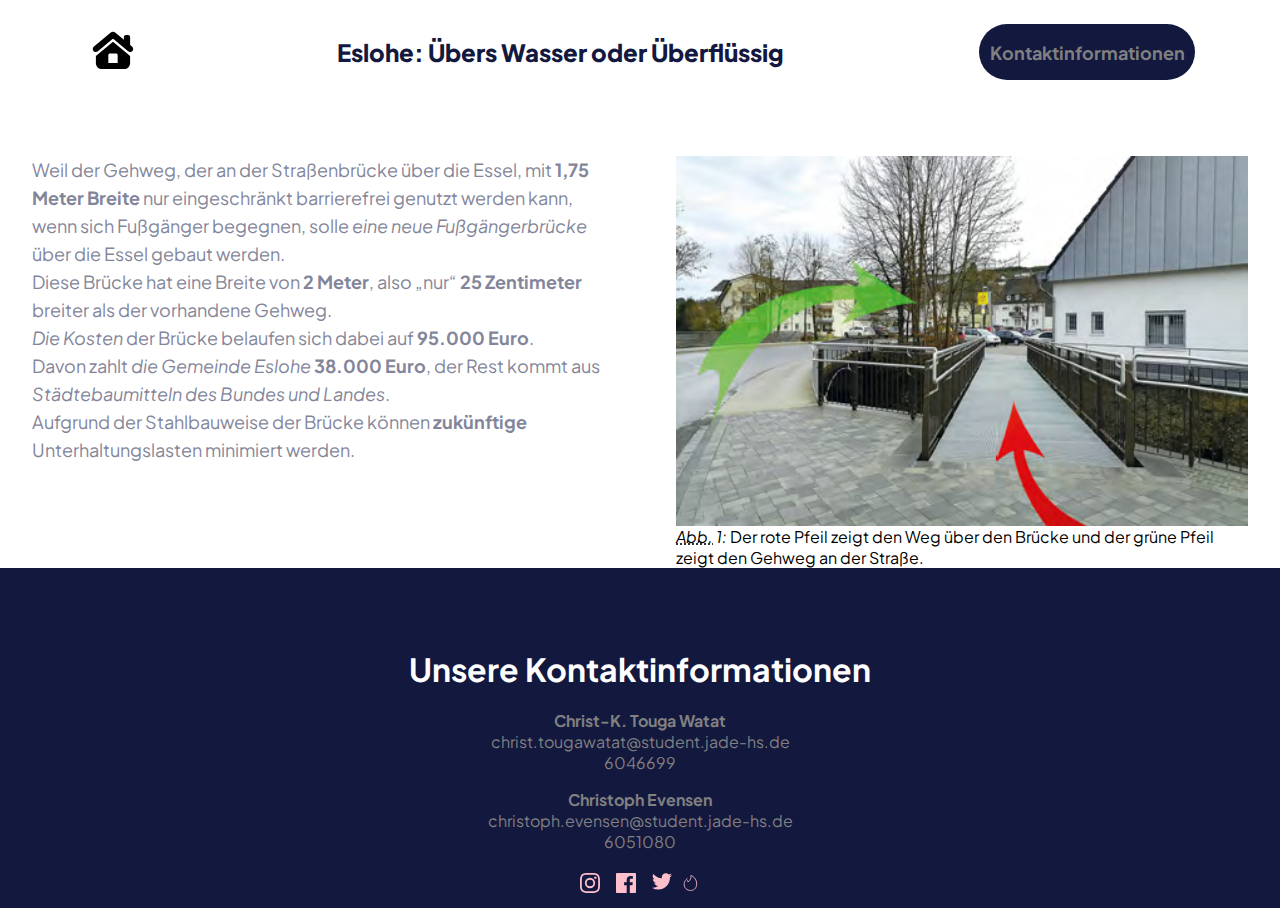
<file: eslohe.html>
<!DOCTYPE html>
<html lang="de">

<head>
    <meta charset="utf-8" />
    <meta name="author" content="Christ Watat, Christoph Evensen" />
    <meta name="description"
        content="Sechs Beispiele für Steuerverschwendung in Deutschland aus dem Jahrbuch 2021/2022." />
    <meta name="viewport" content="width=device-width, initial-scale=1.0">

    <link rel="icon" type="image/png" sizes="32x32" href="./favicon-32x32.png">

    <title>Web Engineering | Eslohe</title>
    <link rel="stylesheet" href="styles.css" />
    <link rel="stylesheet" href="styleQuickhorn.css" />
    <link rel="stylesheet" href="styleEslohe.css" />
    
</head>

<body>
    <header class="header">
        <div class="header__container container widget">
            <a href="https://christ-kevin.github.io/HA/#" class="header__logo logo">
                <img src="Bilder/icon-home.svg" alt="Skilled e-learning's logo">
            </a>
            <h1 class="title">Eslohe: Übers Wasser oder Überflüssig</h1>
            <a href="#kontakt" class="header__get-started btn byn-yan-blue">Kontaktinformationen</a>
        </div> 
    </header>
    <main class="hero">
        <article>
            <header>
                <div class="image">
                    <figure><img src="./Bilder/Übers_Wasser.png" alt="" height="370" width="370"/>
                        <figcaption><em><abbr title="Abbildung">Abb.</abbr> 1: </em>Der rote Pfeil zeigt den Weg über den Brücke und der grüne Pfeil zeigt den Gehweg an der Straße.</figcaption>
                    </figure>
                </div>
            </header>
            <div>
                <p>Weil der Gehweg, der an der Straßenbrücke über die Essel, mit <strong>1,75 Meter Breite</strong> nur eingeschränkt
                    barrierefrei genutzt werden kann, wenn sich Fußgänger begegnen, solle <em>eine neue Fußgängerbrücke</em> über
                    die Essel gebaut werden.</p>
                <p>Diese Brücke hat eine Breite von <strong>2 Meter</strong>, also <q>nur</q> <strong>25 Zentimeter</strong> breiter als der vorhandene Gehweg.</p>
                <p><em>Die Kosten</em> der Brücke belaufen sich dabei auf <strong>95.000 Euro</strong>.</p>
                <p>Davon zahlt <em>die Gemeinde Eslohe</em> <strong>38.000 Euro</strong>, der Rest kommt aus <em>Städtebaumitteln des Bundes und
                    Landes</em>.</p>
                <p>Aufgrund der Stahlbauweise der Brücke können <strong>zukünftige</strong> Unterhaltungslasten minimiert werden.</p>
            </div>
        </article>
    </main>
<footer class="kontaktinformationen" id="kontakt">
    <div class="footer__container container">
        <div class="logoIntroduction">
            <span>Unsere Kontaktinformationen</span>
        </div>
        <div class="nameMailMatrikel">
            <ul>
                <li>Christ-K. Touga Watat</li>
                <li><a href="mailto:christ.tougawatat@student.jade-hs.de">christ.tougawatat@student.jade-hs.de</a>
                </li>
                <li>6046699</li>
            </ul>
            <ul>
                <li>Christoph Evensen</li>
                <li><a href="mailto:christoph.evensen@student.jade-hs.de">christoph.evensen@student.jade-hs.de</a>
                </li>
                <li>6051080</li>
            </ul>
        </div>
        <div class="sozialeNetzwerke">
            <ul>
                <li><a href="https://www.instagram.com/kevin2370t/" target="_blank" aria-label="instagram account"><svg
                            width="20" height="20" xmlns="http://www.w3.org/2000/svg" aria-hidden="true">
                            <path
                                d="M10 1.802c2.67 0 2.987.01 4.042.059 2.71.123 3.975 1.409 4.099 4.099.048 1.054.057 1.37.057 4.04 0 2.672-.01 2.988-.057 4.042-.124 2.687-1.387 3.975-4.1 4.099-1.054.048-1.37.058-4.041.058-2.67 0-2.987-.01-4.04-.058-2.718-.124-3.977-1.416-4.1-4.1-.048-1.054-.058-1.37-.058-4.041 0-2.67.01-2.986.058-4.04.124-2.69 1.387-3.977 4.1-4.1 1.054-.048 1.37-.058 4.04-.058ZM10 0C7.284 0 6.944.012 5.877.06 2.246.227.227 2.242.061 5.877.01 6.944 0 7.284 0 10s.012 3.057.06 4.123c.167 3.632 2.182 5.65 5.817 5.817 1.067.048 1.407.06 4.123.06s3.057-.012 4.123-.06c3.629-.167 5.652-2.182 5.816-5.817.05-1.066.061-1.407.061-4.123s-.012-3.056-.06-4.122C19.777 2.249 17.76.228 14.124.06 13.057.01 12.716 0 10 0Zm0 4.865a5.135 5.135 0 1 0 0 10.27 5.135 5.135 0 0 0 0-10.27Zm0 8.468a3.333 3.333 0 1 1 0-6.666 3.333 3.333 0 0 1 0 6.666Zm5.338-9.87a1.2 1.2 0 1 0 0 2.4 1.2 1.2 0 0 0 0-2.4Z"
                                fill="pink" />
                        </svg></a></li>
                <li><a href="https://www.facebook.com/christkevin.watat" target="_blank"
                        aria-label="facebook account"><svg width="20" height="20" xmlns="http://www.w3.org/2000/svg"
                            aria-hidden="true">
                            <path
                                d="M18.896 0H1.104C.494 0 0 .494 0 1.104v17.793C0 19.506.494 20 1.104 20h9.58v-7.745H8.076V9.237h2.606V7.01c0-2.583 1.578-3.99 3.883-3.99 1.104 0 2.052.082 2.329.119v2.7h-1.598c-1.254 0-1.496.597-1.496 1.47v1.928h2.989l-.39 3.018h-2.6V20h5.098c.608 0 1.102-.494 1.102-1.104V1.104C20 .494 19.506 0 18.896 0Z"
                                fill="pink" />
                        </svg></a></li>
                <li><a href="https://twitter.com/Kevin34722372" target="_blank" aria-label="twitter account"><svg
                            width="20" height="17" aria-hidden="true" xmlns="http://www.w3.org/2000/svg">
                            <path
                                d="M20 2.172a8.192 8.192 0 0 1-2.357.646 4.11 4.11 0 0 0 1.805-2.27 8.22 8.22 0 0 1-2.606.996A4.096 4.096 0 0 0 13.847.248c-2.65 0-4.596 2.472-3.998 5.037A11.648 11.648 0 0 1 1.392 1a4.109 4.109 0 0 0 1.27 5.478 4.086 4.086 0 0 1-1.858-.513c-.045 1.9 1.318 3.679 3.291 4.075a4.113 4.113 0 0 1-1.853.07 4.106 4.106 0 0 0 3.833 2.849A8.25 8.25 0 0 1 0 14.658a11.616 11.616 0 0 0 6.29 1.843c7.618 0 11.923-6.434 11.663-12.205A8.354 8.354 0 0 0 20 2.172Z"
                                fill="pink" />
                        </svg></a></li>
                <li><a href="https://tinder.com/de" target="_blank" aria-label="tinder account"><svg width="24px" height="24px" viewBox="0 0 24 24" fill="none"
                            xmlns="http://www.w3.org/2000/svg">
                            <path
                                d="M8.60037 6.88396C6.94592 7.87398 3.98007 11.0573 5.3523 15.8704C6.81553 21.0026 12.6186 21.4793 14.8412 20.7063C17.1404 19.9066 20.2251 18.1588 19.987 11.9483C19.7826 6.61741 15.3521 3.76156 13.1624 3C13.3571 4.89121 12.907 9.06963 9.54936 10.6537C9.31823 10.4379 8.86325 9.85404 8.89245 9.24479"
                                stroke="pink" stroke-linecap="round" stroke-linejoin="round" />
                        </svg></a></li>
            </ul>
        </div>
    </div>
</footer>
</body>

</html>
</file>
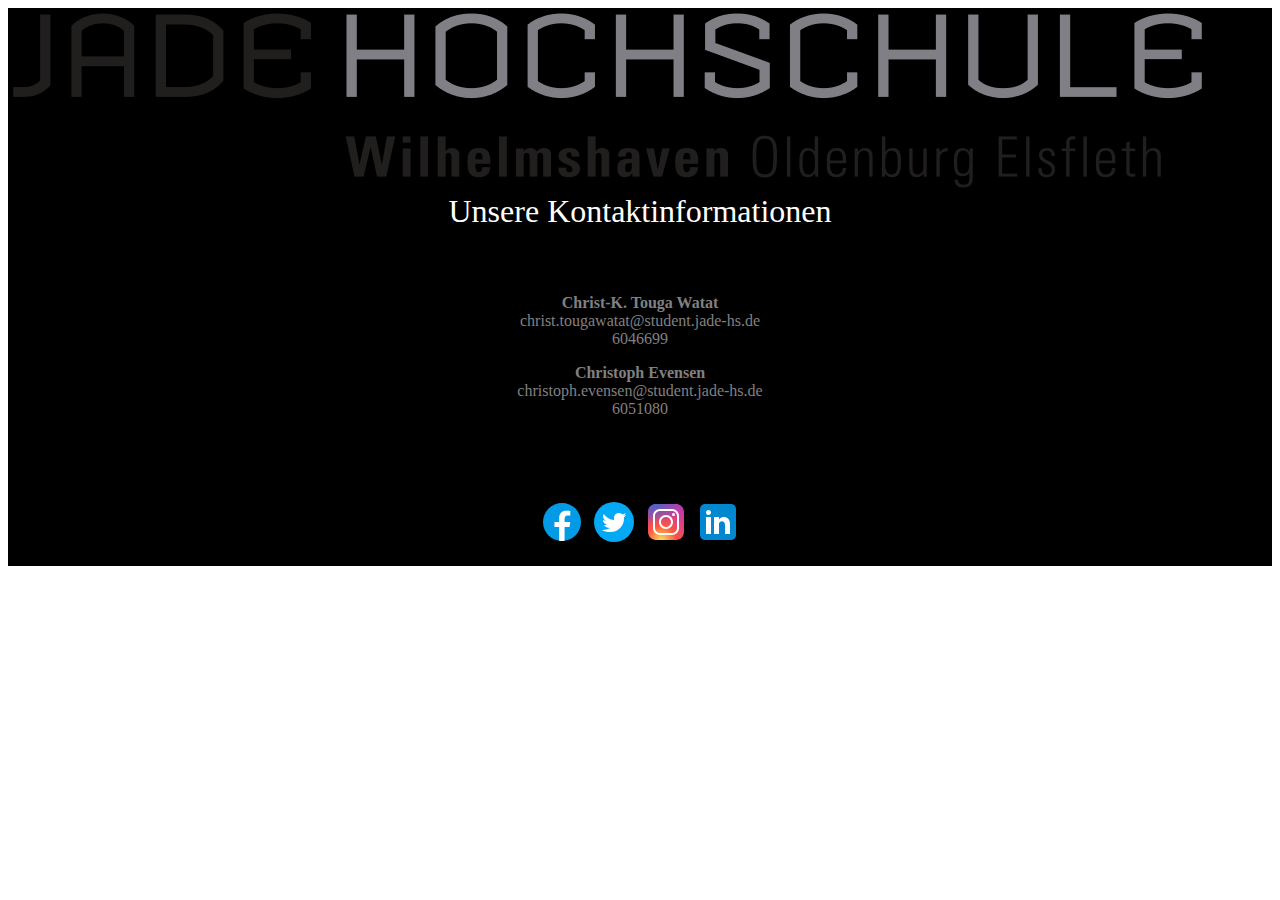
<file: footer.html>
<!DOCTYPE html>
<html lang="de">

<head>
    <meta charset="utf-8" />
    <meta name="author" content="Christ Watat, " />
    <meta name="description"
        content="Sechs Beispiele für Steuerverschwendung in Deutschland aus dem Jahrbuch 2021/2022." />
    <meta name="viewport" content="width=device-width, initial-scale=1.0">

    <link rel="icon" type="image/png" sizes="32x32" href="./favicon-32x32.png">

    <title>Web Engineering | Hausarbeit</title>
    <link rel="stylesheet" href="footer.css" />
</head>

<footer class="kontaktinformationen">
    <!--h is to modify-->
    <div class="logoIntroduction">
        <span><a href="https://www.jade-hs.de/unsere-hochschule/fachbereiche/bgg/geoinformation/studiengaenge/geoinformations-wissenschaften-msc/"><img
                    src="./Bilder/Jade_Hochschule_logo.svg.png" alt=""></a></span> <!--height="1199px" height="185px"-->
        <span>Unsere Kontaktinformationen</span>
    </div>

    <div class="nameMailMatrikel">
        <ul>
            <li>Christ-K. Touga Watat</li>
            <li><a href="mailto:christ.tougawatat@student.jade-hs.de">christ.tougawatat@student.jade-hs.de</a></li>
            <li>6046699</li>
        </ul>
        <ul>
            <li>Christoph Evensen</li>
            <li><a href="mailto:christoph.evensen@student.jade-hs.de">christoph.evensen@student.jade-hs.de</a></li>
            <li>6051080</li>
        </ul>
    </div>
    <div class="sozialeNetzwerke">
        <uL>
            <li><a href="https://www.facebook.com/"><img src="./Bilder/icon-facebook.svg" height="48px" height="48px" alt="Facebook"></a></li>
            <li><a href="https://twitter.com/home"><img src="./Bilder/icon-twitter.svg" height="48px" height="48px" alt="Twitter"></a></li>
            <li><a href="https://www.instagram.com/"><img src="./Bilder/icon-instagram.svg" height="48px" height="48px" alt="Instagram"></a></li>
            <li><a href="https://www.linkedin.com/"><img src="./Bilder/icon-linkedin.svg" height="48px" height="48px" alt="LinkedIn"></a></li>
        </uL>
    </div>
</footer>

</html>
</file>
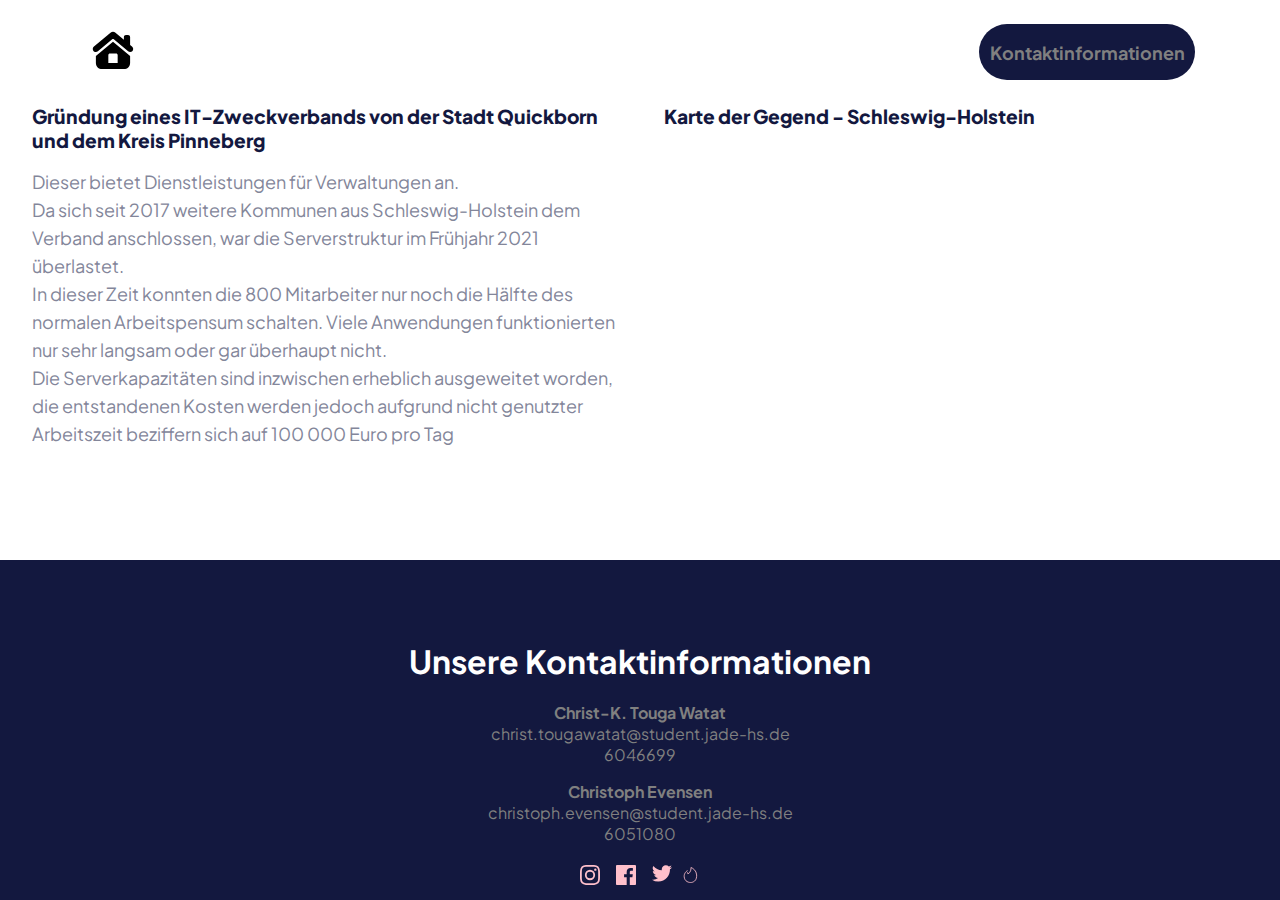
<file: page1_expansion.html>
<!DOCTYPE html>
<html lang="de">

<head>
    <meta charset="utf-8" />
    <meta name="author" content="Christ Watat, " />
    <meta name="description"
        content="Sechs Beispiele für Steuerverschwendung in Deutschland aus dem Jahrbuch 2021/2022." />
    <meta name="viewport" content="width=device-width, initial-scale=1.0">

    <link rel="icon" type="image/png" sizes="32x32" href="./favicon-32x32.png">

    <title>Web Engineering | Hausarbeit</title>
    <link rel="stylesheet" href="styles.css" />
    <link rel="stylesheet" href="style1.css" />
</head>

<body>
    <header class="header">
        <div class="header__container container widget">
            <a href="https://christ-kevin.github.io/HA/#" class="header__logo logo">
                <img src="Bilder/icon-home.svg" alt="Skilled e-learning's logo">
            </a>
            <h1 class="title">Expansion führt zum Ausbruch / Berlin</h1>
            <a href="#kontakt" class="header__get-started btn byn-yan-blue">Kontaktinformationen</a>
        </div>
    
    </header>
    <main class="hero">
        <article class="text">
            
            <section class="seite1">
                    <h2>Gründung eines IT-Zweckverbands von der Stadt Quickborn und dem Kreis Pinneberg</h2>
                    <div>
                    <p>Dieser bietet Dienstleistungen für Verwaltungen an.</p>
                    <p>Da sich seit 2017 weitere Kommunen aus Schleswig-Holstein dem Verband anschlossen, war die
                        Serverstruktur im Frühjahr 2021 überlastet.</p>
                    <p>In dieser Zeit konnten die 800 Mitarbeiter nur noch die Hälfte des normalen Arbeitspensum
                        schalten.
                        Viele Anwendungen funktionierten nur sehr langsam oder gar überhaupt nicht.</p>
                    <p>Die Serverkapazitäten sind inzwischen erheblich ausgeweitet worden, die entstandenen Kosten
                        werden
                        jedoch aufgrund nicht genutzter Arbeitszeit beziffern sich auf 100 000 Euro pro Tag
                    </p>
                </div>
            </section>
        </article>
        <aside class="map">
            <h2>Karte der Gegend - Schleswig-Holstein</h2>
            <div></div>
        </aside>
    </main>
    <footer class="kontaktinformationen" id="kontakt">
        <div class="footer__container container">
            <div class="logoIntroduction">
                <span>Unsere Kontaktinformationen</span>
            </div>
            <div class="nameMailMatrikel">
                <ul>
                    <li>Christ-K. Touga Watat</li>
                    <li><a href="mailto:christ.tougawatat@student.jade-hs.de">christ.tougawatat@student.jade-hs.de</a>
                    </li>
                    <li>6046699</li>
                </ul>
                <ul>
                    <li>Christoph Evensen</li>
                    <li><a href="mailto:christoph.evensen@student.jade-hs.de">christoph.evensen@student.jade-hs.de</a>
                    </li>
                    <li>6051080</li>
                </ul>
            </div>
            <div class="sozialeNetzwerke">
                <ul>
                    <li><a href="https://www.instagram.com/kevin2370t/" target="_blank"
                            aria-label="instagram account"><svg width="20" height="20"
                                xmlns="http://www.w3.org/2000/svg" aria-hidden="true">
                                <path
                                    d="M10 1.802c2.67 0 2.987.01 4.042.059 2.71.123 3.975 1.409 4.099 4.099.048 1.054.057 1.37.057 4.04 0 2.672-.01 2.988-.057 4.042-.124 2.687-1.387 3.975-4.1 4.099-1.054.048-1.37.058-4.041.058-2.67 0-2.987-.01-4.04-.058-2.718-.124-3.977-1.416-4.1-4.1-.048-1.054-.058-1.37-.058-4.041 0-2.67.01-2.986.058-4.04.124-2.69 1.387-3.977 4.1-4.1 1.054-.048 1.37-.058 4.04-.058ZM10 0C7.284 0 6.944.012 5.877.06 2.246.227.227 2.242.061 5.877.01 6.944 0 7.284 0 10s.012 3.057.06 4.123c.167 3.632 2.182 5.65 5.817 5.817 1.067.048 1.407.06 4.123.06s3.057-.012 4.123-.06c3.629-.167 5.652-2.182 5.816-5.817.05-1.066.061-1.407.061-4.123s-.012-3.056-.06-4.122C19.777 2.249 17.76.228 14.124.06 13.057.01 12.716 0 10 0Zm0 4.865a5.135 5.135 0 1 0 0 10.27 5.135 5.135 0 0 0 0-10.27Zm0 8.468a3.333 3.333 0 1 1 0-6.666 3.333 3.333 0 0 1 0 6.666Zm5.338-9.87a1.2 1.2 0 1 0 0 2.4 1.2 1.2 0 0 0 0-2.4Z"
                                    fill="pink" />
                            </svg></a></li>
                    <li><a href="https://www.facebook.com/christkevin.watat" target="_blank"
                            aria-label="facebook account"><svg width="20" height="20" xmlns="http://www.w3.org/2000/svg"
                                aria-hidden="true">
                                <path
                                    d="M18.896 0H1.104C.494 0 0 .494 0 1.104v17.793C0 19.506.494 20 1.104 20h9.58v-7.745H8.076V9.237h2.606V7.01c0-2.583 1.578-3.99 3.883-3.99 1.104 0 2.052.082 2.329.119v2.7h-1.598c-1.254 0-1.496.597-1.496 1.47v1.928h2.989l-.39 3.018h-2.6V20h5.098c.608 0 1.102-.494 1.102-1.104V1.104C20 .494 19.506 0 18.896 0Z"
                                    fill="pink" />
                            </svg></a></li>
                    <li><a href="https://twitter.com/Kevin34722372" target="_blank" aria-label="twitter account"><svg
                                width="20" height="17" aria-hidden="true" xmlns="http://www.w3.org/2000/svg">
                                <path
                                    d="M20 2.172a8.192 8.192 0 0 1-2.357.646 4.11 4.11 0 0 0 1.805-2.27 8.22 8.22 0 0 1-2.606.996A4.096 4.096 0 0 0 13.847.248c-2.65 0-4.596 2.472-3.998 5.037A11.648 11.648 0 0 1 1.392 1a4.109 4.109 0 0 0 1.27 5.478 4.086 4.086 0 0 1-1.858-.513c-.045 1.9 1.318 3.679 3.291 4.075a4.113 4.113 0 0 1-1.853.07 4.106 4.106 0 0 0 3.833 2.849A8.25 8.25 0 0 1 0 14.658a11.616 11.616 0 0 0 6.29 1.843c7.618 0 11.923-6.434 11.663-12.205A8.354 8.354 0 0 0 20 2.172Z"
                                    fill="pink" />
                            </svg></a></li>
                    <li><a href="https://tinder.com/de"><svg width="24px" height="24px" viewBox="0 0 24 24" fill="none"
                                xmlns="http://www.w3.org/2000/svg">
                                <path
                                    d="M8.60037 6.88396C6.94592 7.87398 3.98007 11.0573 5.3523 15.8704C6.81553 21.0026 12.6186 21.4793 14.8412 20.7063C17.1404 19.9066 20.2251 18.1588 19.987 11.9483C19.7826 6.61741 15.3521 3.76156 13.1624 3C13.3571 4.89121 12.907 9.06963 9.54936 10.6537C9.31823 10.4379 8.86325 9.85404 8.89245 9.24479"
                                    stroke="pink" stroke-linecap="round" stroke-linejoin="round" />
                            </svg></a></li>
                </ul>
            </div>
        </div>
    </footer>
</body>

</html>
</file>
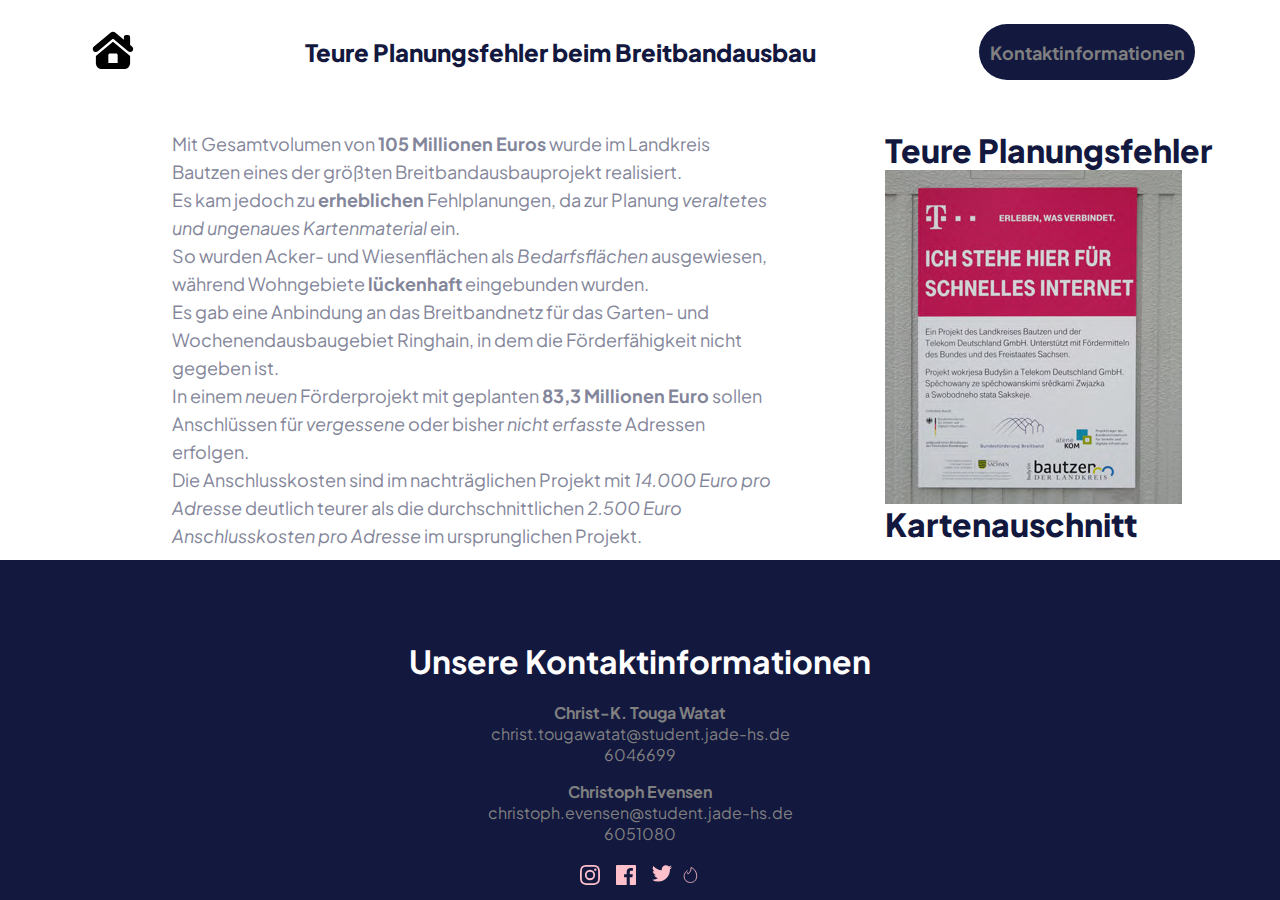
<file: page3_Planungsfehler.html>
<!DOCTYPE html>
<html lang="de">

<head>
    <meta charset="utf-8" />
    <meta name="author" content="Christ Watat, " />
    <meta name="description"
        content="Sechs Beispiele für Steuerverschwendung in Deutschland aus dem Jahrbuch 2021/2022." />
    <meta name="viewport" content="width=device-width, initial-scale=1.0">

    <link rel="icon" type="image/png" sizes="32x32" href="./favicon-32x32.png">

    <title>Web Engineering | Hausarbeit</title>   <!-- muss updated werden -->
    <link rel="stylesheet" href="styles.css" />
    <link rel="stylesheet" href="styleQuickhorn.css" />
    <link rel="stylesheet" href="style2.css" />
</head>

<body>
    <header class="header">
        <div class="header__container container widget">
            <a href="https://christ-kevin.github.io/HA/#" class="header__logo logo">
                <img src="Bilder/icon-home.svg" alt="Skilled e-learning's logo">
            </a>
            <h1 class="title">Teure Planungsfehler beim Breitbandausbau</h1>
            <a href="#kontakt" class="header__get-started btn byn-yan-blue">Kontaktinformationen</a>
        </div>
    
    </header>
    <main class="hero">
        <article>
            <header>
                <div class="img_mobile"><img src="./Bilder/Teure_Planungsfehler.png" alt="" /></div>
            </header>
    
    <section class="text">  <!-- h2 here ? und Stadt oben ?-->
    <p>Mit Gesamtvolumen von <strong>105 Millionen Euros</strong> wurde im Landkreis Bautzen eines der größten Breitbandausbauprojekt realisiert.</p>
    <p>Es kam jedoch zu <strong>erheblichen</strong> Fehlplanungen, da zur Planung <em>veraltetes und ungenaues Kartenmaterial</em> ein.</p>
    <p>So wurden Acker- und Wiesenflächen als <em>Bedarfsflächen</em> ausgewiesen, während Wohngebiete <strong>lückenhaft</strong> eingebunden wurden.</p>
    <p>Es gab eine Anbindung an das Breitbandnetz für das Garten- und Wochenendausbaugebiet Ringhain, in dem die Förderfähigkeit nicht gegeben ist.</p>
    <p>In einem <em>neuen</em> Förderprojekt mit geplanten <strong>83,3 Millionen Euro</strong> sollen Anschlüssen für <em>vergessene</em> oder bisher <em>nicht erfasste</em> Adressen erfolgen.</p>
    <p>Die Anschlusskosten sind im nachträglichen Projekt mit <em>14.000 Euro pro Adresse</em> deutlich teurer als die durchschnittlichen <em>2.500 Euro Anschlusskosten pro Adresse</em> im ursprunglichen Projekt.</p>
    </section>
    <div class="map">
    <aside>
        <h2>Teure Planungsfehler</h2>
        <div class="img_desktop"><img src="./Bilder/Teure_Planungsfehler.png" alt="" /></div>
    </aside>
    <aside>
        <h2>Kartenauschnitt</h2>
    </aside>
    </div>
    </article>
    </main>
    <footer class="kontaktinformationen" id="kontakt">
        <div class="footer__container container">
            <div class="logoIntroduction">
                <span>Unsere Kontaktinformationen</span>
            </div>
            <div class="nameMailMatrikel">
                <ul>
                    <li>Christ-K. Touga Watat</li>
                    <li><a href="mailto:christ.tougawatat@student.jade-hs.de">christ.tougawatat@student.jade-hs.de</a>
                    </li>
                    <li>6046699</li>
                </ul>
                <ul>
                    <li>Christoph Evensen</li>
                    <li><a href="mailto:christoph.evensen@student.jade-hs.de">christoph.evensen@student.jade-hs.de</a>
                    </li>
                    <li>6051080</li>
                </ul>
            </div>
            <div class="sozialeNetzwerke">
                <ul>
                    <li><a href="https://www.instagram.com/kevin2370t/" target="_blank" aria-label="instagram account"><svg
                                width="20" height="20" xmlns="http://www.w3.org/2000/svg" aria-hidden="true">
                                <path
                                    d="M10 1.802c2.67 0 2.987.01 4.042.059 2.71.123 3.975 1.409 4.099 4.099.048 1.054.057 1.37.057 4.04 0 2.672-.01 2.988-.057 4.042-.124 2.687-1.387 3.975-4.1 4.099-1.054.048-1.37.058-4.041.058-2.67 0-2.987-.01-4.04-.058-2.718-.124-3.977-1.416-4.1-4.1-.048-1.054-.058-1.37-.058-4.041 0-2.67.01-2.986.058-4.04.124-2.69 1.387-3.977 4.1-4.1 1.054-.048 1.37-.058 4.04-.058ZM10 0C7.284 0 6.944.012 5.877.06 2.246.227.227 2.242.061 5.877.01 6.944 0 7.284 0 10s.012 3.057.06 4.123c.167 3.632 2.182 5.65 5.817 5.817 1.067.048 1.407.06 4.123.06s3.057-.012 4.123-.06c3.629-.167 5.652-2.182 5.816-5.817.05-1.066.061-1.407.061-4.123s-.012-3.056-.06-4.122C19.777 2.249 17.76.228 14.124.06 13.057.01 12.716 0 10 0Zm0 4.865a5.135 5.135 0 1 0 0 10.27 5.135 5.135 0 0 0 0-10.27Zm0 8.468a3.333 3.333 0 1 1 0-6.666 3.333 3.333 0 0 1 0 6.666Zm5.338-9.87a1.2 1.2 0 1 0 0 2.4 1.2 1.2 0 0 0 0-2.4Z"
                                    fill="pink" />
                            </svg></a></li>
                    <li><a href="https://www.facebook.com/christkevin.watat" target="_blank"
                            aria-label="facebook account"><svg width="20" height="20" xmlns="http://www.w3.org/2000/svg"
                                aria-hidden="true">
                                <path
                                    d="M18.896 0H1.104C.494 0 0 .494 0 1.104v17.793C0 19.506.494 20 1.104 20h9.58v-7.745H8.076V9.237h2.606V7.01c0-2.583 1.578-3.99 3.883-3.99 1.104 0 2.052.082 2.329.119v2.7h-1.598c-1.254 0-1.496.597-1.496 1.47v1.928h2.989l-.39 3.018h-2.6V20h5.098c.608 0 1.102-.494 1.102-1.104V1.104C20 .494 19.506 0 18.896 0Z"
                                    fill="pink" />
                            </svg></a></li>
                    <li><a href="https://twitter.com/Kevin34722372" target="_blank" aria-label="twitter account"><svg
                                width="20" height="17" aria-hidden="true" xmlns="http://www.w3.org/2000/svg">
                                <path
                                    d="M20 2.172a8.192 8.192 0 0 1-2.357.646 4.11 4.11 0 0 0 1.805-2.27 8.22 8.22 0 0 1-2.606.996A4.096 4.096 0 0 0 13.847.248c-2.65 0-4.596 2.472-3.998 5.037A11.648 11.648 0 0 1 1.392 1a4.109 4.109 0 0 0 1.27 5.478 4.086 4.086 0 0 1-1.858-.513c-.045 1.9 1.318 3.679 3.291 4.075a4.113 4.113 0 0 1-1.853.07 4.106 4.106 0 0 0 3.833 2.849A8.25 8.25 0 0 1 0 14.658a11.616 11.616 0 0 0 6.29 1.843c7.618 0 11.923-6.434 11.663-12.205A8.354 8.354 0 0 0 20 2.172Z"
                                    fill="pink" />
                            </svg></a></li>
                    <li><a href="https://tinder.com/de"><svg width="24px" height="24px" viewBox="0 0 24 24" fill="none"
                                xmlns="http://www.w3.org/2000/svg">
                                <path
                                    d="M8.60037 6.88396C6.94592 7.87398 3.98007 11.0573 5.3523 15.8704C6.81553 21.0026 12.6186 21.4793 14.8412 20.7063C17.1404 19.9066 20.2251 18.1588 19.987 11.9483C19.7826 6.61741 15.3521 3.76156 13.1624 3C13.3571 4.89121 12.907 9.06963 9.54936 10.6537C9.31823 10.4379 8.86325 9.85404 8.89245 9.24479"
                                    stroke="pink" stroke-linecap="round" stroke-linejoin="round" />
                            </svg></a></li>
                </ul>
            </div>
        </div>
    </footer>
</body>

</html>
</file>
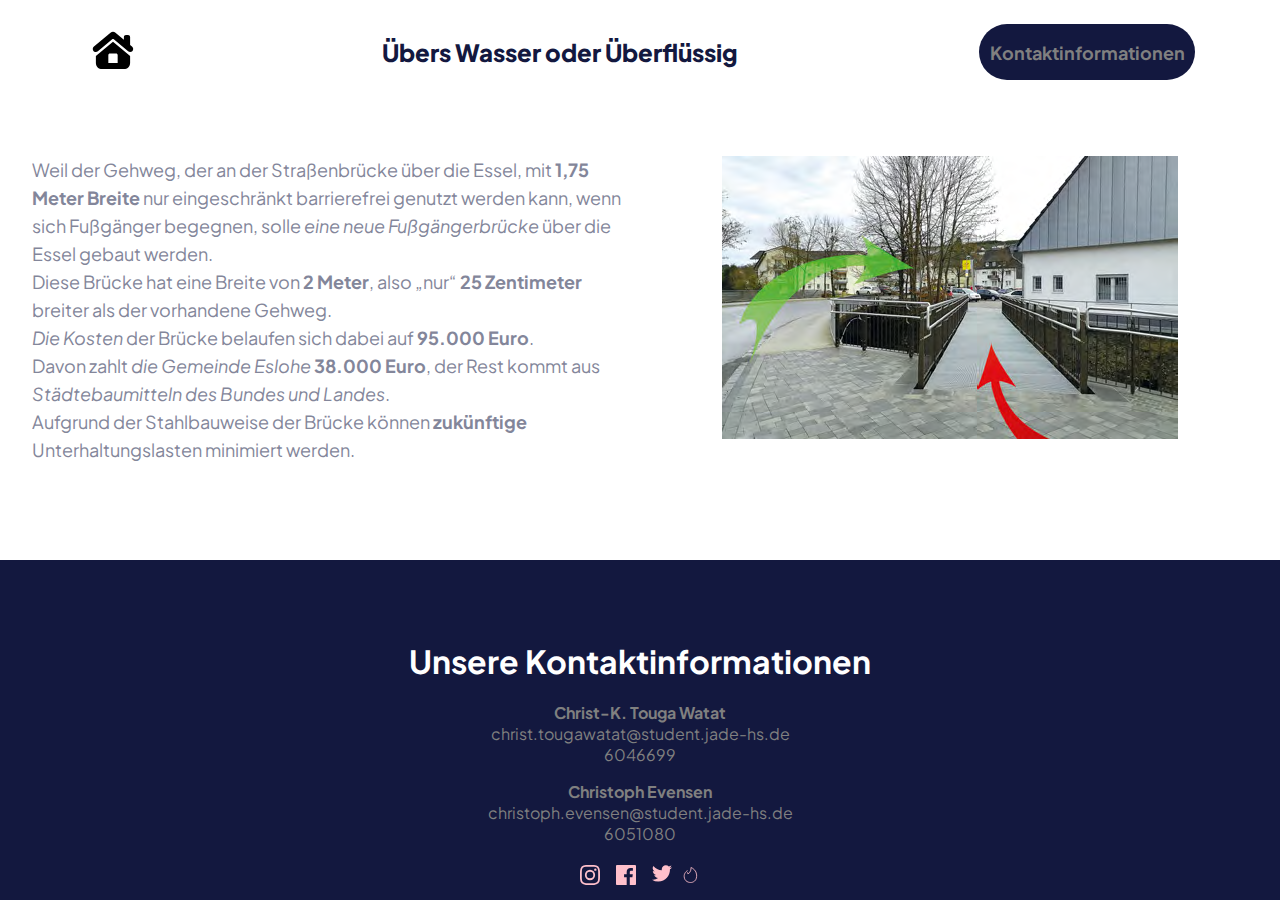
<file: page4_Wasser.html>
<!DOCTYPE html>
<html lang="de">

<head>
    <meta charset="utf-8" />
    <meta name="author" content="Christ Watat, " />
    <meta name="description"
        content="Sechs Beispiele für Steuerverschwendung in Deutschland aus dem Jahrbuch 2021/2022." />
    <meta name="viewport" content="width=device-width, initial-scale=1.0">

    <link rel="icon" type="image/png" sizes="32x32" href="./favicon-32x32.png">

    <title>Web Engineering | Hausarbeit</title>
    <link rel="stylesheet" href="styles.css" />
    <link rel="stylesheet" href="styleQuickhorn.css" />
    <link rel="stylesheet" href="style3.css" />
    
</head>

<body>
    <header class="header">
        <div class="header__container container widget">
            <a href="https://christ-kevin.github.io/HA/#" class="header__logo logo">
                <img src="Bilder/icon-home.svg" alt="Skilled e-learning's logo">
            </a>
            <h1 class="title">Übers Wasser oder Überflüssig</h1>
            <a href="#kontakt" class="header__get-started btn byn-yan-blue">Kontaktinformationen</a>
        </div>
    
    </header>
    <main class="hero">
        <article>
            <header>
                <div class="image"><figure><img src="./Bilder/Übers_Wasser.png" alt="" /><figcaption></figcaption></figure></div>
            </header>

            <div>
                <p>Weil der Gehweg, der an der Straßenbrücke über die Essel, mit <strong>1,75 Meter Breite</strong> nur eingeschränkt
                    barrierefrei genutzt werden kann, wenn sich Fußgänger begegnen, solle <em>eine neue Fußgängerbrücke</em> über
                    die Essel gebaut werden.</p>
                <p>Diese Brücke hat eine Breite von <strong>2 Meter</strong>, also <q>nur</q> <strong>25 Zentimeter</strong> breiter als der vorhandene Gehweg.</p>
                <p><em>Die Kosten</em> der Brücke belaufen sich dabei auf <strong>95.000 Euro</strong>.</p>
                <p>Davon zahlt <em>die Gemeinde Eslohe</em> <strong>38.000 Euro</strong>, der Rest kommt aus <em>Städtebaumitteln des Bundes und
                    Landes</em>.</p>
                <p>Aufgrund der Stahlbauweise der Brücke können <strong>zukünftige</strong> Unterhaltungslasten minimiert werden.</p>
            </div>

           <!-- <aside>
                <div>
                    <h2>Kartenauschnitt - Eslohe</h2>

                </div>
            </aside>-->
        </article>
    </main>
<footer class="kontaktinformationen" id="kontakt">
    <div class="footer__container container">
        <div class="logoIntroduction">
            <span>Unsere Kontaktinformationen</span>
        </div>
        <div class="nameMailMatrikel">
            <ul>
                <li>Christ-K. Touga Watat</li>
                <li><a href="mailto:christ.tougawatat@student.jade-hs.de">christ.tougawatat@student.jade-hs.de</a>
                </li>
                <li>6046699</li>
            </ul>
            <ul>
                <li>Christoph Evensen</li>
                <li><a href="mailto:christoph.evensen@student.jade-hs.de">christoph.evensen@student.jade-hs.de</a>
                </li>
                <li>6051080</li>
            </ul>
        </div>
        <div class="sozialeNetzwerke">
            <ul>
                <li><a href="https://www.instagram.com/kevin2370t/" target="_blank" aria-label="instagram account"><svg
                            width="20" height="20" xmlns="http://www.w3.org/2000/svg" aria-hidden="true">
                            <path
                                d="M10 1.802c2.67 0 2.987.01 4.042.059 2.71.123 3.975 1.409 4.099 4.099.048 1.054.057 1.37.057 4.04 0 2.672-.01 2.988-.057 4.042-.124 2.687-1.387 3.975-4.1 4.099-1.054.048-1.37.058-4.041.058-2.67 0-2.987-.01-4.04-.058-2.718-.124-3.977-1.416-4.1-4.1-.048-1.054-.058-1.37-.058-4.041 0-2.67.01-2.986.058-4.04.124-2.69 1.387-3.977 4.1-4.1 1.054-.048 1.37-.058 4.04-.058ZM10 0C7.284 0 6.944.012 5.877.06 2.246.227.227 2.242.061 5.877.01 6.944 0 7.284 0 10s.012 3.057.06 4.123c.167 3.632 2.182 5.65 5.817 5.817 1.067.048 1.407.06 4.123.06s3.057-.012 4.123-.06c3.629-.167 5.652-2.182 5.816-5.817.05-1.066.061-1.407.061-4.123s-.012-3.056-.06-4.122C19.777 2.249 17.76.228 14.124.06 13.057.01 12.716 0 10 0Zm0 4.865a5.135 5.135 0 1 0 0 10.27 5.135 5.135 0 0 0 0-10.27Zm0 8.468a3.333 3.333 0 1 1 0-6.666 3.333 3.333 0 0 1 0 6.666Zm5.338-9.87a1.2 1.2 0 1 0 0 2.4 1.2 1.2 0 0 0 0-2.4Z"
                                fill="pink" />
                        </svg></a></li>
                <li><a href="https://www.facebook.com/christkevin.watat" target="_blank"
                        aria-label="facebook account"><svg width="20" height="20" xmlns="http://www.w3.org/2000/svg"
                            aria-hidden="true">
                            <path
                                d="M18.896 0H1.104C.494 0 0 .494 0 1.104v17.793C0 19.506.494 20 1.104 20h9.58v-7.745H8.076V9.237h2.606V7.01c0-2.583 1.578-3.99 3.883-3.99 1.104 0 2.052.082 2.329.119v2.7h-1.598c-1.254 0-1.496.597-1.496 1.47v1.928h2.989l-.39 3.018h-2.6V20h5.098c.608 0 1.102-.494 1.102-1.104V1.104C20 .494 19.506 0 18.896 0Z"
                                fill="pink" />
                        </svg></a></li>
                <li><a href="https://twitter.com/Kevin34722372" target="_blank" aria-label="twitter account"><svg
                            width="20" height="17" aria-hidden="true" xmlns="http://www.w3.org/2000/svg">
                            <path
                                d="M20 2.172a8.192 8.192 0 0 1-2.357.646 4.11 4.11 0 0 0 1.805-2.27 8.22 8.22 0 0 1-2.606.996A4.096 4.096 0 0 0 13.847.248c-2.65 0-4.596 2.472-3.998 5.037A11.648 11.648 0 0 1 1.392 1a4.109 4.109 0 0 0 1.27 5.478 4.086 4.086 0 0 1-1.858-.513c-.045 1.9 1.318 3.679 3.291 4.075a4.113 4.113 0 0 1-1.853.07 4.106 4.106 0 0 0 3.833 2.849A8.25 8.25 0 0 1 0 14.658a11.616 11.616 0 0 0 6.29 1.843c7.618 0 11.923-6.434 11.663-12.205A8.354 8.354 0 0 0 20 2.172Z"
                                fill="pink" />
                        </svg></a></li>
                <li><a href="https://tinder.com/de"><svg width="24px" height="24px" viewBox="0 0 24 24" fill="none"
                            xmlns="http://www.w3.org/2000/svg">
                            <path
                                d="M8.60037 6.88396C6.94592 7.87398 3.98007 11.0573 5.3523 15.8704C6.81553 21.0026 12.6186 21.4793 14.8412 20.7063C17.1404 19.9066 20.2251 18.1588 19.987 11.9483C19.7826 6.61741 15.3521 3.76156 13.1624 3C13.3571 4.89121 12.907 9.06963 9.54936 10.6537C9.31823 10.4379 8.86325 9.85404 8.89245 9.24479"
                                stroke="pink" stroke-linecap="round" stroke-linejoin="round" />
                        </svg></a></li>
            </ul>
        </div>
    </div>
</footer>
</body>

</html>
</file>
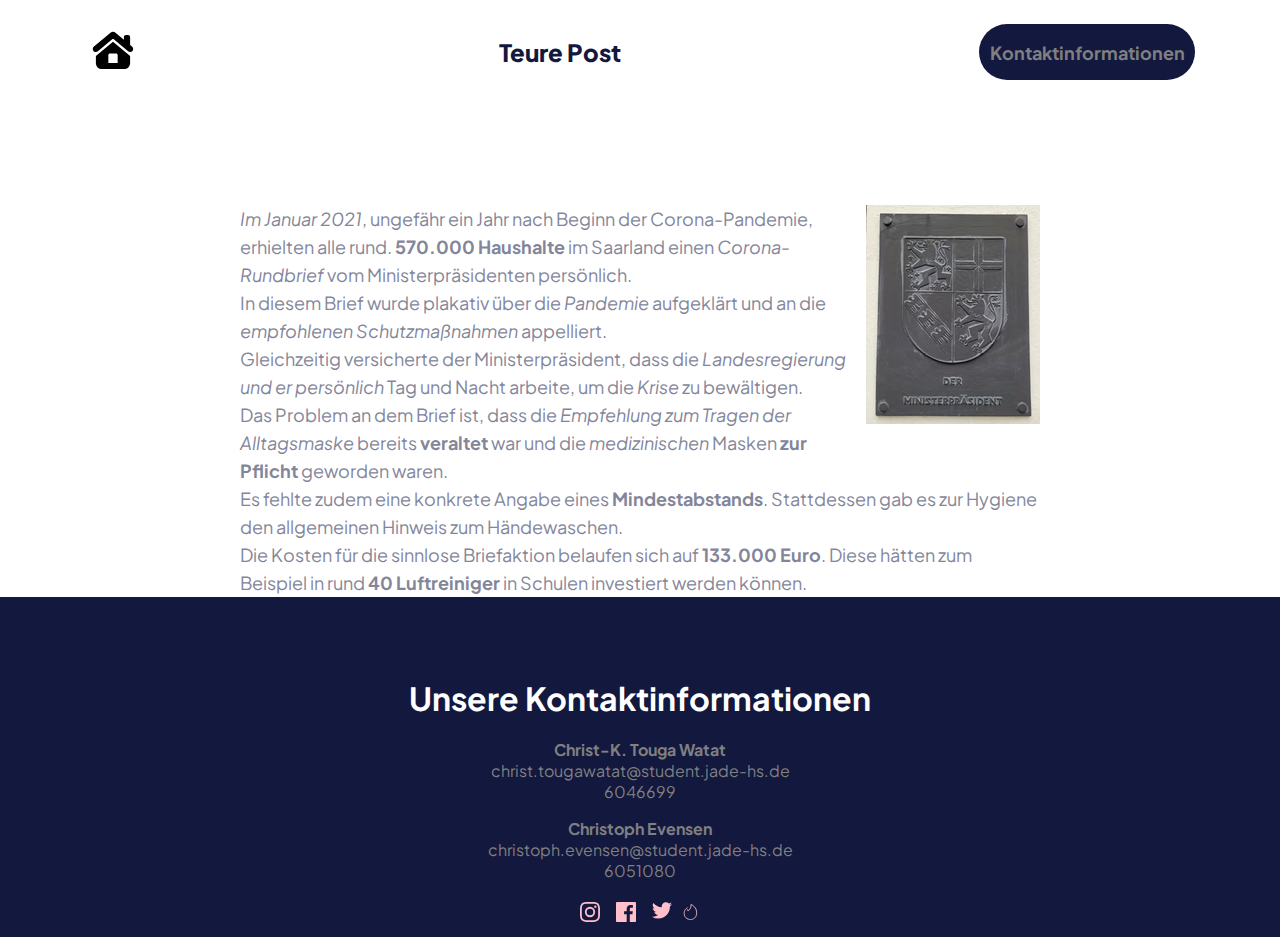
<file: page6_teurePost.html>
<!DOCTYPE html>
<html lang="de">

<head>
    <meta charset="utf-8" />
    <meta name="author" content="Christ Watat, Christoph Evensen" />
    <meta name="description"
        content="Sechs Beispiele für Steuerverschwendung in Deutschland aus dem Jahrbuch 2021/2022." />
    <meta name="viewport" content="width=device-width, initial-scale=1.0">

    <link rel="icon" type="image/png" sizes="32x32" href="./favicon-32x32.png">

    <title>Web Engineering | Hausarbeit</title>
    <link rel="stylesheet" href="styles.css" />
</head>

<body>
<title>Web Engineering | Hausarbeit</title>
<link rel="stylesheet" href="styles.css" />
<link rel="stylesheet" href="styleQuickhorn.css" />
<link rel="stylesheet" href="style6.css" />
</head>

<body>
    <header class="header">
        <div class="header__container container widget">
            <a href="https://christ-kevin.github.io/HA/#" class="header__logo logo">
                <img src="Bilder/icon-home.svg" alt="Skilled e-learning's logo">
            </a>
            <h1 class="title">Teure Post</h1>
            <a href="#kontakt" class="header__get-started btn byn-yan-blue">Kontaktinformationen</a>
        </div>

    </header>
    <main class="hero">
        <article>
        <div>
            <img src="./Bilder/post1.png" alt="" />
            <p><em>Im Januar 2021</em>, ungefähr ein Jahr nach Beginn der Corona-Pandemie, erhielten alle rund.
                <strong>570.000 Haushalte</strong> im Saarland einen <em>Corona-Rundbrief</em> vom Ministerpräsidenten
                persönlich.</p>
            <p>In diesem Brief wurde plakativ über die <em>Pandemie</em> aufgeklärt und an die <em>empfohlenen
                    Schutzmaßnahmen</em> appelliert.</p>
            <p>Gleichzeitig versicherte der Ministerpräsident, dass die <em>Landesregierung und er persönlich</em> Tag
                und Nacht arbeite, um die <em>Krise</em> zu bewältigen.</p>
            <p>Das Problem an dem Brief ist, dass die <em>Empfehlung zum Tragen der Alltagsmaske</em> bereits
                <strong>veraltet</strong> war und die <em>medizinischen</em> Masken <strong>zur Pflicht</strong>
                geworden waren.</p>
            <p>Es fehlte zudem eine konkrete Angabe eines <strong>Mindestabstands</strong>. Stattdessen gab es zur
                Hygiene den allgemeinen Hinweis zum Händewaschen.</p>
            <p>Die Kosten für die sinnlose Briefaktion belaufen sich auf <strong>133.000 Euro</strong>. Diese hätten
                zum Beispiel in rund <strong>40 Luftreiniger</strong> in Schulen investiert werden können.</p>
        </div>
        </article>
        </main>

<footer class="kontaktinformationen" id="kontakt">
    <div class="footer__container container">
        <div class="logoIntroduction">
            <span>Unsere Kontaktinformationen</span>
        </div>
        <div class="nameMailMatrikel">
            <ul>
                <li>Christ-K. Touga Watat</li>
                <li><a href="mailto:christ.tougawatat@student.jade-hs.de">christ.tougawatat@student.jade-hs.de</a>
                </li>
                <li>6046699</li>
            </ul>
            <ul>
                <li>Christoph Evensen</li>
                <li><a href="mailto:christoph.evensen@student.jade-hs.de">christoph.evensen@student.jade-hs.de</a>
                </li>
                <li>6051080</li>
            </ul>
        </div>
        <div class="sozialeNetzwerke">
            <ul>
                <li><a href="https://www.instagram.com/kevin2370t/" target="_blank" aria-label="instagram account"><svg
                            width="20" height="20" xmlns="http://www.w3.org/2000/svg" aria-hidden="true">
                            <path
                                d="M10 1.802c2.67 0 2.987.01 4.042.059 2.71.123 3.975 1.409 4.099 4.099.048 1.054.057 1.37.057 4.04 0 2.672-.01 2.988-.057 4.042-.124 2.687-1.387 3.975-4.1 4.099-1.054.048-1.37.058-4.041.058-2.67 0-2.987-.01-4.04-.058-2.718-.124-3.977-1.416-4.1-4.1-.048-1.054-.058-1.37-.058-4.041 0-2.67.01-2.986.058-4.04.124-2.69 1.387-3.977 4.1-4.1 1.054-.048 1.37-.058 4.04-.058ZM10 0C7.284 0 6.944.012 5.877.06 2.246.227.227 2.242.061 5.877.01 6.944 0 7.284 0 10s.012 3.057.06 4.123c.167 3.632 2.182 5.65 5.817 5.817 1.067.048 1.407.06 4.123.06s3.057-.012 4.123-.06c3.629-.167 5.652-2.182 5.816-5.817.05-1.066.061-1.407.061-4.123s-.012-3.056-.06-4.122C19.777 2.249 17.76.228 14.124.06 13.057.01 12.716 0 10 0Zm0 4.865a5.135 5.135 0 1 0 0 10.27 5.135 5.135 0 0 0 0-10.27Zm0 8.468a3.333 3.333 0 1 1 0-6.666 3.333 3.333 0 0 1 0 6.666Zm5.338-9.87a1.2 1.2 0 1 0 0 2.4 1.2 1.2 0 0 0 0-2.4Z"
                                fill="pink" />
                        </svg></a></li>
                <li><a href="https://www.facebook.com/christkevin.watat" target="_blank"
                        aria-label="facebook account"><svg width="20" height="20" xmlns="http://www.w3.org/2000/svg"
                            aria-hidden="true">
                            <path
                                d="M18.896 0H1.104C.494 0 0 .494 0 1.104v17.793C0 19.506.494 20 1.104 20h9.58v-7.745H8.076V9.237h2.606V7.01c0-2.583 1.578-3.99 3.883-3.99 1.104 0 2.052.082 2.329.119v2.7h-1.598c-1.254 0-1.496.597-1.496 1.47v1.928h2.989l-.39 3.018h-2.6V20h5.098c.608 0 1.102-.494 1.102-1.104V1.104C20 .494 19.506 0 18.896 0Z"
                                fill="pink" />
                        </svg></a></li>
                <li><a href="https://twitter.com/Kevin34722372" target="_blank" aria-label="twitter account"><svg
                            width="20" height="17" aria-hidden="true" xmlns="http://www.w3.org/2000/svg">
                            <path
                                d="M20 2.172a8.192 8.192 0 0 1-2.357.646 4.11 4.11 0 0 0 1.805-2.27 8.22 8.22 0 0 1-2.606.996A4.096 4.096 0 0 0 13.847.248c-2.65 0-4.596 2.472-3.998 5.037A11.648 11.648 0 0 1 1.392 1a4.109 4.109 0 0 0 1.27 5.478 4.086 4.086 0 0 1-1.858-.513c-.045 1.9 1.318 3.679 3.291 4.075a4.113 4.113 0 0 1-1.853.07 4.106 4.106 0 0 0 3.833 2.849A8.25 8.25 0 0 1 0 14.658a11.616 11.616 0 0 0 6.29 1.843c7.618 0 11.923-6.434 11.663-12.205A8.354 8.354 0 0 0 20 2.172Z"
                                fill="pink" />
                        </svg></a></li>
                <li><a href="https://tinder.com/de"><svg width="24px" height="24px" viewBox="0 0 24 24" fill="none"
                            xmlns="http://www.w3.org/2000/svg">
                            <path
                                d="M8.60037 6.88396C6.94592 7.87398 3.98007 11.0573 5.3523 15.8704C6.81553 21.0026 12.6186 21.4793 14.8412 20.7063C17.1404 19.9066 20.2251 18.1588 19.987 11.9483C19.7826 6.61741 15.3521 3.76156 13.1624 3C13.3571 4.89121 12.907 9.06963 9.54936 10.6537C9.31823 10.4379 8.86325 9.85404 8.89245 9.24479"
                                stroke="pink" stroke-linecap="round" stroke-linejoin="round" />
                        </svg></a></li>
            </ul>
        </div>
    </div>
</footer>
</body>

</html>
</file>
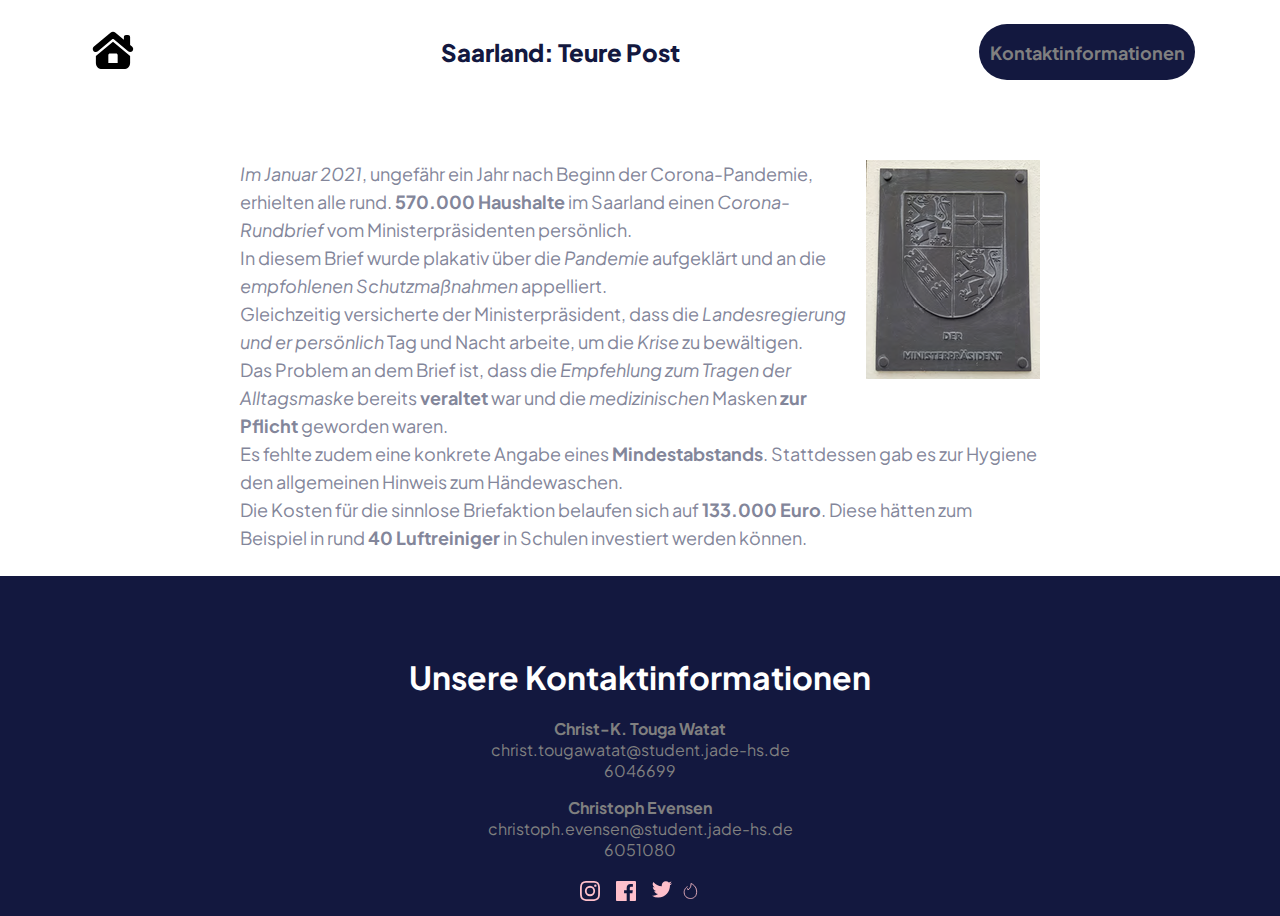
<file: saarland.html>
<!DOCTYPE html>
<html lang="de">

<head>
    <meta charset="utf-8" />
    <meta name="author" content="Christ Watat, Christoph Evensen" />
    <meta name="description"
        content="Sechs Beispiele für Steuerverschwendung in Deutschland aus dem Jahrbuch 2021/2022." />
    <meta name="viewport" content="width=device-width, initial-scale=1.0">

    <link rel="icon" type="image/png" sizes="32x32" href="./favicon-32x32.png">
    <title>Teure Post | Saarland</title>
    <link rel="stylesheet" href="styles.css" />
    <link rel="stylesheet" href="styleQuickhorn.css" />
    <link rel="stylesheet" href="styleSaarland.css" />
    </head>

    <body>
        <header class="header">
            <div class="header__container container widget">
                <a href="https://christ-kevin.github.io/HA/#" class="header__logo logo">
                    <img src="Bilder/icon-home.svg" alt="Skilled e-learning's logo">
                </a>
                <h1 class="title">Saarland: Teure Post</h1>
                <a href="#kontakt" class="header__get-started btn byn-yan-blue">Kontaktinformationen</a>
            </div>

        </header>
        <main class="hero">
            <article>
                <div>
                    <img src="./Bilder/post1.png" alt="" />
                    <p><em>Im Januar 2021</em>, ungefähr ein Jahr nach Beginn der Corona-Pandemie, erhielten alle rund.
                        <strong>570.000 Haushalte</strong> im Saarland einen <em>Corona-Rundbrief</em> vom
                        Ministerpräsidenten
                        persönlich.
                    </p>
                    <p>In diesem Brief wurde plakativ über die <em>Pandemie</em> aufgeklärt und an die <em>empfohlenen
                            Schutzmaßnahmen</em> appelliert.</p>
                    <p>Gleichzeitig versicherte der Ministerpräsident, dass die <em>Landesregierung und er
                            persönlich</em> Tag
                        und Nacht arbeite, um die <em>Krise</em> zu bewältigen.</p>
                    <p>Das Problem an dem Brief ist, dass die <em>Empfehlung zum Tragen der Alltagsmaske</em> bereits
                        <strong>veraltet</strong> war und die <em>medizinischen</em> Masken <strong>zur Pflicht</strong>
                        geworden waren.
                    </p>
                    <p>Es fehlte zudem eine konkrete Angabe eines <strong>Mindestabstands</strong>. Stattdessen gab es
                        zur
                        Hygiene den allgemeinen Hinweis zum Händewaschen.</p>
                    <p>Die Kosten für die sinnlose Briefaktion belaufen sich auf <strong>133.000 Euro</strong>. Diese
                        hätten
                        zum Beispiel in rund <strong>40 Luftreiniger</strong> in Schulen investiert werden können.</p>
                </div>
            </article>
        </main>

        <footer class="kontaktinformationen" id="kontakt">
            <div class="footer__container container">
                <div class="logoIntroduction">
                    <span>Unsere Kontaktinformationen</span>
                </div>
                <div class="nameMailMatrikel">
                    <ul>
                        <li>Christ-K. Touga Watat</li>
                        <li><a
                                href="mailto:christ.tougawatat@student.jade-hs.de">christ.tougawatat@student.jade-hs.de</a>
                        </li>
                        <li>6046699</li>
                    </ul>
                    <ul>
                        <li>Christoph Evensen</li>
                        <li><a
                                href="mailto:christoph.evensen@student.jade-hs.de">christoph.evensen@student.jade-hs.de</a>
                        </li>
                        <li>6051080</li>
                    </ul>
                </div>
                <div class="sozialeNetzwerke">
                    <ul>
                        <li><a href="https://www.instagram.com/kevin2370t/" target="_blank"
                                aria-label="instagram account"><svg width="20" height="20"
                                    xmlns="http://www.w3.org/2000/svg" aria-hidden="true">
                                    <path
                                        d="M10 1.802c2.67 0 2.987.01 4.042.059 2.71.123 3.975 1.409 4.099 4.099.048 1.054.057 1.37.057 4.04 0 2.672-.01 2.988-.057 4.042-.124 2.687-1.387 3.975-4.1 4.099-1.054.048-1.37.058-4.041.058-2.67 0-2.987-.01-4.04-.058-2.718-.124-3.977-1.416-4.1-4.1-.048-1.054-.058-1.37-.058-4.041 0-2.67.01-2.986.058-4.04.124-2.69 1.387-3.977 4.1-4.1 1.054-.048 1.37-.058 4.04-.058ZM10 0C7.284 0 6.944.012 5.877.06 2.246.227.227 2.242.061 5.877.01 6.944 0 7.284 0 10s.012 3.057.06 4.123c.167 3.632 2.182 5.65 5.817 5.817 1.067.048 1.407.06 4.123.06s3.057-.012 4.123-.06c3.629-.167 5.652-2.182 5.816-5.817.05-1.066.061-1.407.061-4.123s-.012-3.056-.06-4.122C19.777 2.249 17.76.228 14.124.06 13.057.01 12.716 0 10 0Zm0 4.865a5.135 5.135 0 1 0 0 10.27 5.135 5.135 0 0 0 0-10.27Zm0 8.468a3.333 3.333 0 1 1 0-6.666 3.333 3.333 0 0 1 0 6.666Zm5.338-9.87a1.2 1.2 0 1 0 0 2.4 1.2 1.2 0 0 0 0-2.4Z"
                                        fill="pink" />
                                </svg></a></li>
                        <li><a href="https://www.facebook.com/christkevin.watat" target="_blank"
                                aria-label="facebook account"><svg width="20" height="20"
                                    xmlns="http://www.w3.org/2000/svg" aria-hidden="true">
                                    <path
                                        d="M18.896 0H1.104C.494 0 0 .494 0 1.104v17.793C0 19.506.494 20 1.104 20h9.58v-7.745H8.076V9.237h2.606V7.01c0-2.583 1.578-3.99 3.883-3.99 1.104 0 2.052.082 2.329.119v2.7h-1.598c-1.254 0-1.496.597-1.496 1.47v1.928h2.989l-.39 3.018h-2.6V20h5.098c.608 0 1.102-.494 1.102-1.104V1.104C20 .494 19.506 0 18.896 0Z"
                                        fill="pink" />
                                </svg></a></li>
                        <li><a href="https://twitter.com/Kevin34722372" target="_blank"
                                aria-label="twitter account"><svg width="20" height="17" aria-hidden="true"
                                    xmlns="http://www.w3.org/2000/svg">
                                    <path
                                        d="M20 2.172a8.192 8.192 0 0 1-2.357.646 4.11 4.11 0 0 0 1.805-2.27 8.22 8.22 0 0 1-2.606.996A4.096 4.096 0 0 0 13.847.248c-2.65 0-4.596 2.472-3.998 5.037A11.648 11.648 0 0 1 1.392 1a4.109 4.109 0 0 0 1.27 5.478 4.086 4.086 0 0 1-1.858-.513c-.045 1.9 1.318 3.679 3.291 4.075a4.113 4.113 0 0 1-1.853.07 4.106 4.106 0 0 0 3.833 2.849A8.25 8.25 0 0 1 0 14.658a11.616 11.616 0 0 0 6.29 1.843c7.618 0 11.923-6.434 11.663-12.205A8.354 8.354 0 0 0 20 2.172Z"
                                        fill="pink" />
                                </svg></a></li>
                        <li><a href="https://tinder.com/de" target="_blank" aria-label="tinder account"><svg width="24px" height="24px" viewBox="0 0 24 24"
                                    fill="none" xmlns="http://www.w3.org/2000/svg">
                                    <path
                                        d="M8.60037 6.88396C6.94592 7.87398 3.98007 11.0573 5.3523 15.8704C6.81553 21.0026 12.6186 21.4793 14.8412 20.7063C17.1404 19.9066 20.2251 18.1588 19.987 11.9483C19.7826 6.61741 15.3521 3.76156 13.1624 3C13.3571 4.89121 12.907 9.06963 9.54936 10.6537C9.31823 10.4379 8.86325 9.85404 8.89245 9.24479"
                                        stroke="pink" stroke-linecap="round" stroke-linejoin="round" />
                                </svg></a></li>
                    </ul>
                </div>
            </div>
        </footer>
    </body>

</html>
</file>
<file: styles.css>
/* Google Font - Plus Jakarta Sans */
@import url("https://fonts.googleapis.com/css2?family=Plus+Jakarta+Sans:wght@500;700;800&display=swap");

/* Variables */
:root {
    /* Colors */
    --colors-dark-blue-gray: #666ca3;
    --colors-yankees-blue: #13183f;
    --colors-silver: #83869a;
    --colors-pink: #f74780;
    --colors-carnation-pink: #ffa7c3;
    --colors-white: #ffffff;
    --colors-g-magenta-orange: linear-gradient(180deg, #ff6f48 0%, #f02aa6 100%);
    --colors-g-magenta-blue: linear-gradient(180deg,
            #4851ff -54.32%,
            #f02aa6 100%);
    --colors-g-hover: linear-gradient(0deg,
            rgba(255, 255, 255, 0.5),
            rgba(255, 255, 255, 0.5));
    /* Fonts */
    --fonts-main: "Plus Jakarta Sans", sans-serif;
}

/* Global Rules  */
*,
::before,
::after {
    margin: 0;
    padding: 0;
    box-sizing: border-box;
}

html {
    scroll-behavior: smooth;
}

body {
    font-family: var(--fonts-main);
    cursor: default;
    margin: 0 auto;
    min-height: 100vh;
}

/* Typography */
h1 {
    font-size: 1.5rem;
    line-height: 1.25;
}

h2 {
    font-size: 1.5rem;
    line-height: 1.333;
    /*color: var(--colors-white);*/
}

h3 {
    font-size: 1.25rem;
}

h1,
h3,
h2 {
    color: var(--colors-yankees-blue);
}

h1,
h2,
h3 {
    font-weight: 800;
}

p {
    font-size: 1rem;
    line-height: 1.625;
    color: var(--colors-silver);
}

.hero__content h1 {
    max-width: 326px;
    margin-left: auto;
    margin-right: auto;
}

.hero__content p {
    max-width: 326px;
    padding: 26px 0 24px;
    margin-left: auto;
    margin-right: auto;
}

@media (min-width: 992px) {
    h1 {
        font-size: 2.5rem;
    }

    h2 {
        font-size: 2rem;
        line-height: 1.25;
    }

    h3 {
        font-size: 1.5rem;
    }

    p {
        font-size: 1.125rem;
        line-height: 1.556;
    }
}

/* Reset Some Elements */
ul {
    list-style: none;
}

a {
    color: inherit;
    text-decoration: none;
    outline: none;
    cursor: pointer;
}

/* Buttons */
.btn {
    width: 200px;
    height: 48px;
    font-size: 1rem;
    font-weight: 700;
    color: var(--colors-white);
    display: flex;
    align-items: center;
    justify-content: center;
    border-radius: 28px;
    -webkit-border-radius: 28px;
    -moz-border-radius: 28px;
    -ms-border-radius: 28px;
    -o-border-radius: 28px;
}

.byn-yan-blue {
    background-color: var(--colors-yankees-blue);
}

.byn-yan-blue:hover {
    background-color: var(--colors-dark-blue-gray);
}

.btn-mag-blue {
    background-image: var(--colors-g-magenta-blue);
}

.btn-mag-blue:hover {
    background-image: var(--colors-g-hover), var(--colors-g-magenta-blue);
}

.btn-mag-orange {
    width: 167px;
    height: 56px;
    background-image: var(--colors-g-magenta-orange);
    border-radius: 31.5px;
    -webkit-border-radius: 31.5px;
    -moz-border-radius: 31.5px;
    -ms-border-radius: 31.5px;
    -o-border-radius: 31.5px;
}

.btn-mag-orange:hover {
    background-image: var(--colors-g-hover), var(--colors-g-magenta-orange);
}

@media (min-width: 992px) {
    .btn {
        width: 216px;
        height: 56px;
        font-size: 1.125rem;
    }

    .btn-mag-orange {
        height: 63px;
    }
}

/* Links */
.link {
    width: fit-content;
    font-size: 1.125rem;
    font-weight: 700;
    color: var(--colors-pink);
}

.link:hover {
    color: var(--colors-carnation-pink);
}

/* Container */
.container {
    margin-left: auto;
    margin-right: auto;
}

@media (min-width: 375px),
(max-width: 375px) {
    .container {
        width: 100%;
        padding-left: 16px;
        padding-right: 16px;
    }
}

@media (min-width: 576px) {
    .container {
        padding-left: 32px;
        padding-right: 32px;
    }
}

@media (min-width: 768px) {
    .container {
        width: 689px;
        padding-left: 0px;
        padding-right: 0px;
    }
}

@media (min-width: 992px) {
    .container {
        width: 892px;
    }
}

@media (min-width: 1200px) {
    .container {
        width: 1110px;
    }
}

/* Logo */
.logo {
    width: 64px;
    height: 48px;
}

.header__university {
    display: none;
}

.logo img {
    width: 100%;
    height: 100%;
    object-fit: cover;
}

@media (min-width: 992px) {
    .logo {
        width: 56px;
        height: 56px;
    }

    .header__university {
        display: block;
        width: 360px;
        height: 56px;
    }

    .header__university img {
        width: 100%;
        height: 100%;
        object-fit: cover;
    }


}

/* Header */
.header {
    position: absolute;
    width: 100%;
    z-index: 1;
}

.header__container {
    display: flex;
    justify-content: space-between;
    align-items: center;
    height: 80px;
}

@media (min-width: 768px) {
    .header__container {
        height: 96px;
    }
}

@media (min-width: 992px) {
    .header__container {
        height: 104px;
    }
}

/* Hero section */
.hero {
    padding-top: 80px;
    overflow: hidden;
}

.hero__container {
    padding-top: 22px;
    display: flex;
    flex-direction: column;
}

.hero__content h1 {
    max-width: 326px;
}

.hero__content p {
    max-width: 326px;
    padding: 26px 0 24px;
}

.hero__img {
    max-width: 370px;
    margin-top: 28px;
    align-self: center;
}

.hero__img img {
    width: 170%;
    height: 100%;
    object-fit: contain;
    position: relative;
    left: 50%;
    transform: translateX(-50%);
}

@media (min-width: 768px) {
    .hero {
        padding-top: 96px;
    }

    .hero__content h1 {
        max-width: 326px;
        margin-left: 0;
        margin-right: 0;
    }

    .hero__content p {
        max-width: 326px;
        padding: 26px 0 24px;
        margin-left: 0;
        margin-right: 0;
    }

    .hero__container {
        padding-top: 75px;
        padding-bottom: 188px;
        position: relative;
    }

    .hero__img {
        min-width: 695px;
        height: 723px;
        margin-top: 0;
        position: absolute;
        left: calc(50% - 20px);
        bottom: 10px;
    }

    .hero__img img {
        width: 100%;
    }
}

@media (min-width: 992px) {
    .hero__content h1 {
        max-width: 500px;
    }

    .hero__content p {
        max-width: 445px;
        padding: 29px 0 40px;
    }

    .hero__img {
        min-width: 870px;
        height: 938px;
        bottom: -10px;
    }
}

@media (min-width: 1200px) {
    .hero {
        padding-top: 104px;
    }

    .hero__img {
        left: calc(50% + 96px);
        bottom: 0;
    }
}

@media (min-width: 1400px) {
    .hero__container {
        padding-top: 148px;
        padding-bottom: 180px;
    }

    .hero__img {
        min-width: 1046px;
        left: calc(50% + 8px);
    }
}

/* Courses section */
.courses {
    background: linear-gradient(180deg, #ffffff 0%, #f0f1ff 100%);
}

.courses__container {
    padding-bottom: 80px;
    display: flex;
    flex-wrap: wrap;
    justify-content: center;
    gap: 40px 11px;
}

.courses__heading {
    background-image: var(--colors-g-magenta-orange);
    padding: 24px 28px 32px;
}

.courses__heading h2 {
    max-width: 286px;
}

.ani {
    margin-top: 3rem;
}

.courses__heading,
.courses__course {
    max-width: 339px;
    box-shadow: 0px 25px 50px rgba(6, 22, 141, 0.0442381);
    border-radius: 10px;
    -webkit-border-radius: 10px;
    -moz-border-radius: 10px;
    -ms-border-radius: 10px;
    -o-border-radius: 10px;
}

.courses__course {
    background-color: var(--colors-white);
    padding: 56px 26px 32px 28px;
    display: flex;
    flex-direction: column;
    position: relative;
}

.courses__course p {
    padding-top: 16px;
    padding-bottom: 26px;
}

.courses__course .link {
    margin-top: auto;
}

.courses__course::before {
    content: "";
    position: absolute;
    top: -24px;
    left: 28px;
    display: block;
    width: 56px;
    height: 56px;
    background-repeat: no-repeat;
}

.courses__course.ani::before {
    background-image: url(Bilder/laptop-svg.svg);
}

.courses__course.animation::before {
    background-image: url(Bilder/wifi-router.svg);
}

.courses__course.design::before {
    background-image: url(Bilder/house-glasfaser.svg);
}

.courses__course.photography::before {
    background-image: url(Bilder/bridges-road.svg);
}

.courses__course.crypto::before {
    background-image: url(Bilder/stadium.svg);
}

.courses__course.business::before {
    background-image: url(Bilder/letter.svg);
}

@media (min-width: 768px) {
    .ani {
        margin-top: 0;
    }

    .courses__container {
        padding-bottom: 85px;
        gap: 56px 11px;
    }

    .courses__heading,
    .courses__course {
        padding: 56px 20px 32px 32px;
    }

    .courses__course::before {
        left: 32px;
    }
}

@media (min-width: 992px) {
    .courses__container {
        padding-top: 32px;
        padding-bottom: 140px;
        display: flex;
        flex-wrap: wrap;
        justify-content: center;
        gap: 80px 30px;
    }

    .courses__heading,
    .courses__course {
        max-width: 350px;
        min-height: 322px;
        padding: 64px 32px 40px;
        border-radius: 15px;
        -webkit-border-radius: 15px;
        -moz-border-radius: 15px;
        -ms-border-radius: 15px;
        -o-border-radius: 15px;
    }

    .courses__course p {
        padding-top: 24px;
    }
}

@media (min-width: 1400px) {
    .courses__container {
        padding-top: 72px;
    }
}

/* Footer */
footer {
    background-color: var(--colors-yankees-blue);
    padding-top: 70px;
}


.footer__container {
    height: 270px;
    display: flex;
    flex-direction: column;
    align-items: center;
    text-align: center;
    justify-content: space-around;
}

footer * {
    list-style-type: none;
    text-decoration: none;
    padding-left: 0;

    /*ul*/
}

a:has(img) {
    display: block;
}

.logoIntroduction {
    color: white;
    font-size: 2rem;
    font-weight: 700;
}

.nameMailMatrikel {
    display: inherit;
    flex-direction: inherit;
    gap: 1rem;
}

.sozialeNetzwerke ul {
    display: flex;
    gap: 1rem;
}

.sozialeNetzwerke li {
    display: inline-block;
}

.sozialeNetzwerke li:last-child {
    margin-left: -.5rem
}

.nameMailMatrikel li:first-child {
    color: gray;
    font-weight: 700;
}

.nameMailMatrikel,
a:link {
    color: gray;
}

svg {
    width: 20px;
    height: 20px;
}

@media (hover: hover) {

    /* changes that happen only in devices that support hover. */
    a:hover {
        cursor: pointer;
        color: ghostwhite;
    }

    svg path:hover {
        fill: var(--colors-pink);
    }
}
</file>
<file: styleQuickhorn.css>
body {
    display: flex;
    flex-direction: column;
    min-height: 100vh;
}

main {
    margin: 0 2rem;
    display: flex;
    flex-direction: column;
    justify-content: space-between;
    gap: 3rem;
}

.title {
    display: block;
    font-size: 1.5rem;
    text-align: center;
}

.text h2,
.karte h2 {
    font-size: 1.2rem;
    padding-bottom: 2rem;
}

.title {
    display: none;
}

.hero>* {
    flex: 1 50%;
}

footer {
    margin-top: auto;
}

#map {
    height: 400px;
}

@media(min-width: 47em) {
    .hero {
        padding-top: 130px;
        flex-direction: row;
        justify-content: center;
    }

    .hero>* {
        flex: 1 40%;
    }

    .title {
        display: block;
    }

    .karte {
        display: flex;
        flex-direction: column;
        gap: 1.5rem;
    }
}
</file>
<file: styleEslohe.css>
.image figure {
    display: block;
    max-width: 100%;
}

.image img {
    display: block;
    width: 85%;
    margin: 0 auto;
}

article {
    display: flex;
    flex-direction: column;
    gap: 1.5rem;
    justify-content: space-around;
    padding-bottom: 1.5rem;
}

@media(min-width: 60em) {
    .hero {
        padding-top: 156px;
    }

    .img_desktop img {
        width: 364px;
    }

    article {
        flex-direction: row-reverse;
        padding-bottom: 0;
        justify-content: space-between;
    }

    article>* {
        width: 47%;
    }

    header {
        display:block;
    }     
        .image img {
            margin: 0;
            width: 100%;
            max-width: 600px;
        }
    }

/* in styleBautzen kopieren ? */
</file>
<file: footer.css>
html {
    box-sizing: border-box;
}

*,
*::before,
*::after {
    box-sizing: inherit;
}


footer {
    background-color: black;
    color: white;
    display: flex;
    flex-direction: column;
    gap: 3rem;
    text-align: center;
}

footer * {
    list-style-type: none;
    text-decoration: none;
    padding-left: 0;   /*ul*/
}

a:has(img) {
    display: block;
}

img {
    display: block;
    max-width: 100%;
}

.logoIntroduction {
    font-size: 2rem;
    
}

.sozialeNetzwerke li {
    display: inline-block;
}

.nameMailMatrikel li:first-child {
    font-weight: 600;
}

.nameMailMatrikel, a:link {
    color: gray;
}

a:hover {
    color: ghostwhite;
}

a:active {
    color: red;
}
</file>
<file: style1.css>
body {
    display: flex;
    flex-direction: column;
    min-height: 100vh;
}

 main {
     margin: 0 2rem;
     display: flex;
     flex-direction: column;
     justify-content: space-between;
     gap: 3rem;
 }

.title {
    display: block;
    font-size: 1.5rem;
    text-align: center;
}

.text h2, .map h2 {
    font-size: 1.2rem;
    padding-bottom: 1rem;
}

        .title {
            display: none;   /* remove ? or not */
        }

footer {
    margin-top: auto;
}

@media(min-width: 37.5em) {
    main {
            flex-direction: row;
        }

    main > * {
        flex: 1 50%;
    }
}
</file>
<file: style2.css>
.img_desktop img {
    display: none;
}

.img_mobile img {
    max-width: 100%;
    display: block;
}

article {
    display: flex;
    flex-direction: column;
    justify-content: space-around;
    gap: 1.5rem;
}

.karte h2 {
    display: none;
}

@media(min-width: 37.5em) {
    .img_mobile {
        display: none;
    }

    .img_desktop img {
        max-width: 100%;
        display: block;
    }

    article {
        flex-direction: row;
        gap: 2rem;
    }

    article section,
    article .karte {
        width: 50%;
    }

    .karte {
        display: flex;
        flex-direction: column;
        gap: 1.5rem;
        flex: 0 50%;
    }

    .karte h2 {
        display: block;
        padding-bottom: 1.5rem;
    }
}
</file>
<file: style3.css>
.image {
    display: block;
    max-width: 100%;
}

.image img {
    display: block;
    max-width: 100%;
    margin: 0 auto;
}

article {
    display: flex;
    flex-direction: column;
    gap: 1.5rem;
}

@media(min-width: 60em) {
    .hero {
        padding-top: 156px;
    }

    .img_desktop img {
        width: 364px;
    }

    article {
        flex-direction: row-reverse;
    }

    article>* {
        width: 50%;
    }
}

/* in styleBautzen kopieren ? */
</file>
<file: style6.css>
img {
    max-width: 100%;
    display: block;
    margin: 0 auto 1.5rem auto;
}

article div {
            width: clamp(375px, 100% - 32px, 800px);
    margin: 0 auto;
}

@media(min-width: 55em) {
    article {
        padding-top: 75px;
    }
    
  img {
    display: inline;
    float: right;
  }
}
</file>
<file: styleSaarland.css>
img {
    max-width: 100%;
    display: block;
    margin: 0 auto 1.5rem auto;
}

article {
  padding-bottom: 1.5rem;
}

article div {
            width: clamp(375px, 100% - 32px, 800px);
    margin: 0 auto;
}

@media(min-width: 55em) {
    article {
        padding-top: 30px;
    }
    
  img {
    display: inline;
    float: right;
  }
}
</file>
